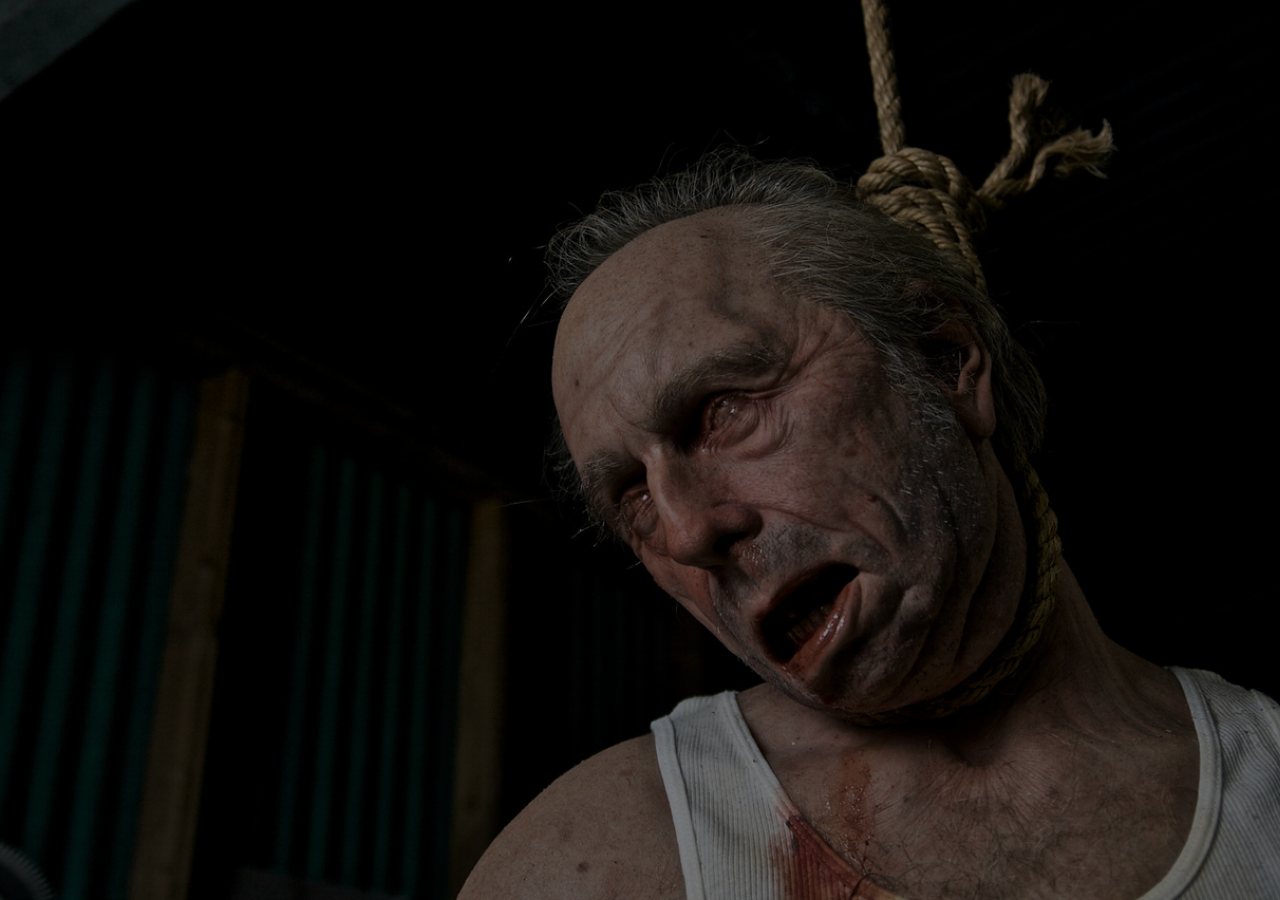
<file: index.html>
<!DOCTYPE html>
<html lang="en">
<head>
    <meta charset="UTF-8">
    <meta name="viewport" content="width=device-width, initial-scale=1.0">
    <link rel="stylesheet" href="./styles/starter.css">
    <title>Hangman Starter Page</title>
</head>
<body>
    <div id="starter">
        <div id="dark-overlay"></div>
        <div id="welcome-text">Welcome to the Hangman Game!</div>
        <button id="continue-btn" onclick="location.href='game.html'">Continue</button>
    </div>

    <script src="./js/script.js"></script>
</body>
</html>
</file>
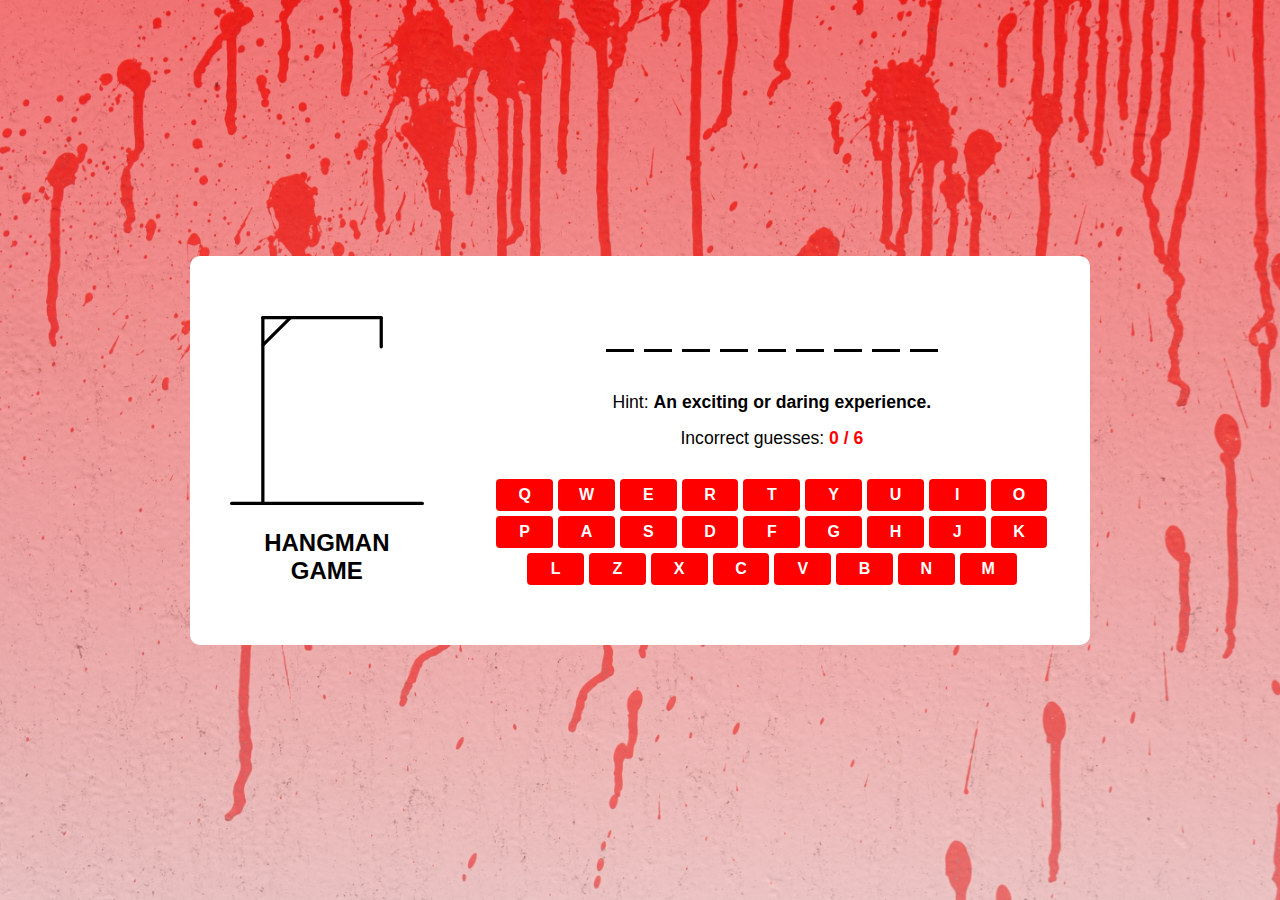
<file: game.html>
<!DOCTYPE html>
<html lang="en">
  <head>
    <meta charset="UTF-8" />
    <meta name="viewport" content="width=device-width, initial-scale=1.0" />
    <title>Hangman Game</title>
    <link rel="stylesheet" href="styles/style.css" />
    <script src="./js/word-list.js" defer></script>
    <script src="./js/script.js" defer></script>
  </head>
  <body>
    <article class="game-modal" style="display: none">
      <div class="content">
        <img src="./assets/lost.gif" alt="Result Image" class="result-image" />
        <h4 class="result-text">Game Over</h4>
        <p>The correct word was: <b class="correct-word">rainbow</b></p>
        <button class="play-again">Play Again</button>
      </div>
    </article>

    <main class="container">
      <section class="hangman-box">
        <img
          id="hangmanImage"
          src="./assets/hangman-0.svg"
          alt="handman image"
        />
        <h1>Hangman Game</h1>
      </section>
      <section class="game-box">
        <ul class="word-display"></ul>
        <h4 class="hint-text">
          Hint:
          <b id="hint-text-paragraph"
            >Lorem ipsum dolor sit amet consectetur adipisicing elit.</b
          >
        </h4>
        <h4 class="guesses-text">
          Incorrect guesses:
          <b id="guesses-text-paragraph">0 / 6</b>
        </h4>
        <article class="keyboard" id="keyboard"></article>
      </section>
    </main>
  </body>
</html>
</file>
<file: styles/starter.css>
* {
    margin: 0;
    padding: 0;
    box-sizing: border-box;
}

body, html {
    width: 100%;
    height: 100%;
    font-family: Arial, sans-serif;
    overflow: hidden;
}

#starter {
    position: relative;
    width: 100%;
    height: 100vh;
    background-image: url(../assets/hangedMan.jpg);
    background-size: cover;
    background-repeat: no-repeat;
    background-position: center;
}

#dark-overlay {
    position: absolute;
    top: 0;
    left: 0;
    width: 100%;
    height: 100%;
    background-color: rgba(0, 0, 0, 0.5);
}

#welcome-text {
    position: absolute;
    top: 50%;
    left: 50%;
    transform: translate(-50%, -50%);
    text-align: center;
    color: white;
    font-size: 2.5rem;
    opacity: 0;
    animation: fadeIn 2s ease-in-out forwards, slideUp 2s ease-in-out forwards;
}

@keyframes fadeIn {
    0% { opacity: 0; }
    100% { opacity: 1; }
}

@keyframes slideUp {
    0% { transform: translate(-50%, 100%); }
    100% { transform: translate(-50%, -50%); }
}

#continue-btn {
    display: none;
    margin-top: 20px;
    margin-bottom: 100PX;
    padding: 10px 20px;
    font-size: 16px;
    background-color: #ff0000;
    color: white;
    border: none;
    border-radius: 5px;
    cursor: pointer;
    position: absolute;
    bottom: 20px;
    left: 50%;
    transform: translateX(-50%);
    opacity: 0;
    animation: fadeInBtn 0.5s ease-in-out forwards;
    animation-delay: 0.5s;
}

@keyframes fadeInBtn {
    0% { opacity: 0; }
    100% { opacity: 1; }
}
</file>
<file: styles/style.css>
* {
  margin: 0;
  padding: 0;
  box-sizing: border-box;
}

body {
  font-family: sans-serif;
  display: flex;
  align-items: center;
  justify-content: center;
  min-height: 100vh;
  background-image: linear-gradient(
      rgba(255, 0, 0, 0.5),
      rgba(255, 172, 172, 0.5)
    ),
    url(../assets/bloody-bg.jpg);
  background-repeat: no-repeat;
  background-position: center;
  background-size: cover;
  padding: 0px 10px;
}

.container {
  width: 100%;
  max-width: 900px;
  
  background-color: white;
  display: flex;
  padding: 60px 40px;
  border-radius: 10px;
  align-items: flex-end;
  gap: 70px;
}

.hangman-box img {
  max-width: 270px;
  width: 100%;
}

.hangman-box h1 {
  font-size: 1.5rem;
  margin-top: 20px;
  text-align: center;
  text-transform: uppercase;
}
.word-display {
  display: flex;
  gap: 10px;
  list-style: none;
  align-items: center;
  justify-content: center;
}

.word-display .letter {
  width: 28px;
  margin-bottom: 40px;
  border-bottom: 3px solid black;
  font-size: 2rem;
  font-weight: bold;
  text-transform: uppercase;
  text-align: center;
}

.word-display .letter.guessed {
  border-bottom: transparent;
  margin: -40px 0 35px;
}

.game-box h4 {
  text-align: center;
  font-size: 1.1rem;
  font-weight: 500;
  margin-bottom: 15px;
}

.game-box h4 b {
  font-weight: 600;
}

.game-box .guesses-text b {
  color: red;
}

.keyboard {
  display: flex;
  gap: 5px;
  flex-wrap: wrap;
  margin-top: 30px;
  justify-content: center;
}

.keyboard button {
  width: calc(100% / 9 - 5px);
  cursor: pointer;
  color: white;
  background-color: red;
  outline: none;
  padding: 7px;
  border: none;
  font-size: 1rem;
  font-weight: 600;
  text-transform: uppercase;
  border-radius: 4px;
}
.keyboard button:hover {
  background-color: rgb(200, 0, 0);
}

.game-modal {
  position: fixed;
  background: rgba(0, 0, 0, 0.6);
  left: 0;
  top: 0;
  width: 100%;
  height: 100%;
  display: none;
  justify-content: center;
  align-items: center;
}

.game-modal .content {
  background: white;
  max-width: 420px;
  width: 100%;
  text-align: center;
  border-radius: 10px;
  padding: 30px;
}

.game-modal img {
  max-width: 130px;
  margin-bottom: 20px;
}

.game-modal h4 {
  font-size: 1.6rem;
}

.game-modal p {
  font-size: 1.2rem;
  margin: 15px 0px 30px;
  font-weight: 500;
}

.game-modal p b {
  color: red;
  font-weight: 600;
}

.game-modal button {
  padding: 12px 23px;
  color: white;
  font-size: 1rem;
  background-color: red;
  border-radius: 10px;
  border: none;
  outline: none;
  cursor: pointer;
  font-weight: 600;
}

.game-modal button:hover {
  background-color: rgb(200, 0, 0);
}

@media (max-width: 782px) {
  .container {
    flex-direction: column;
    padding: 30px 15px;
    align-items: center;
  }
  .hangman-box img {
    max-width: 200px;
  }

  .hangman-box h1 {
    display: none;
  }
}


@media (max-width: 400px) {
    .keyboard button {
        width: calc(100% / 7 - 10px);
        cursor: pointer;
        color: white;
        background-color: red;
        outline: none;
        padding: 7px;
        border: none;
        font-size: 1rem;
        font-weight: 600;
        text-transform: uppercase;
        border-radius: 4px;
      }
      .word-display {
        gap: 6px;
      }
      
      .word-display .letter {
        width: 22px;
      }
  }
</file>
